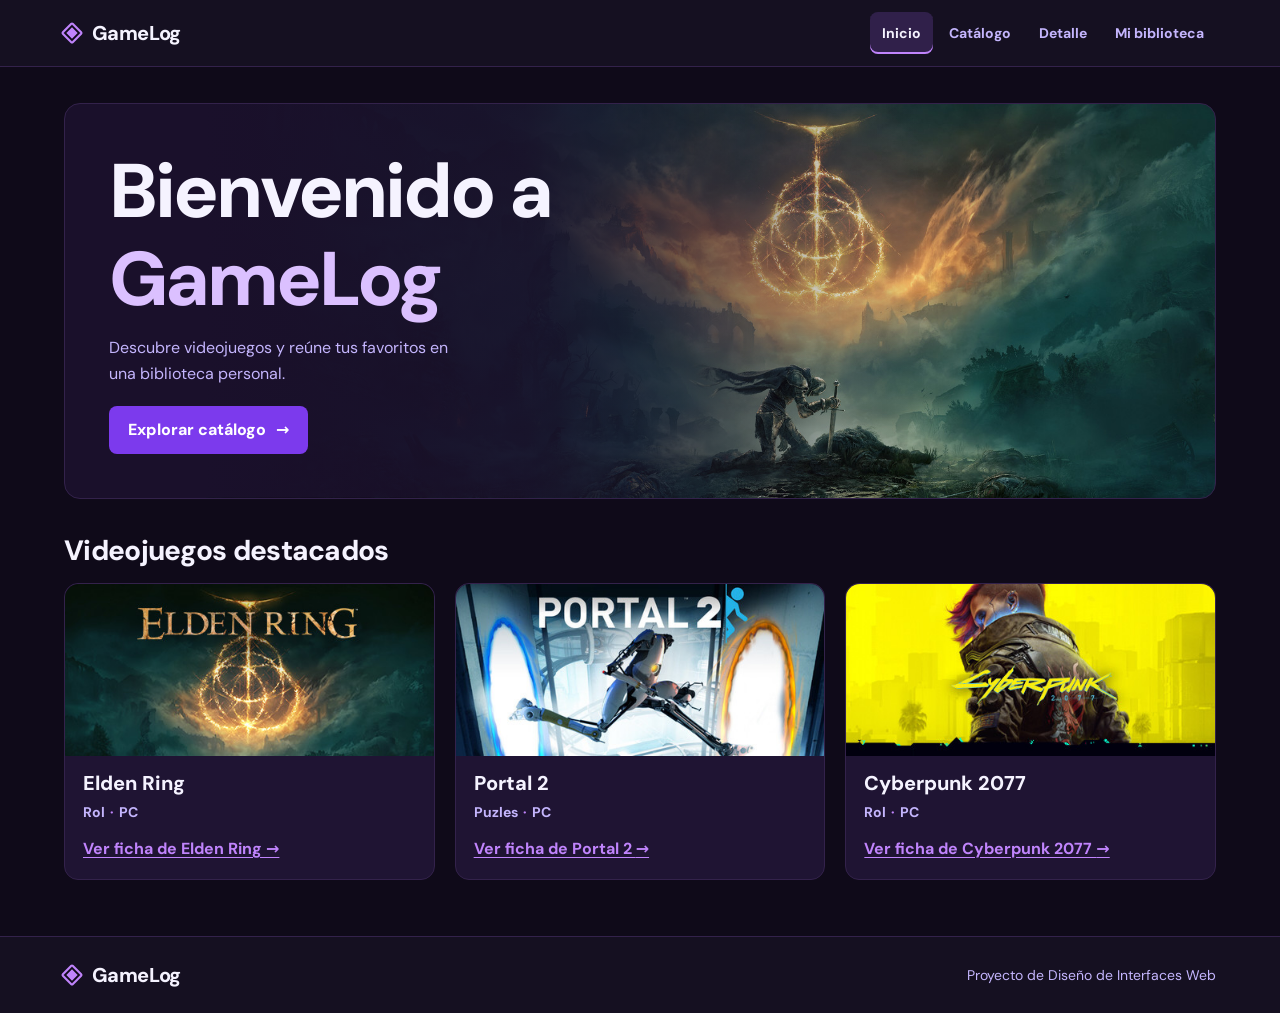
<file: GameLog_Interfaces_LiuzhiHe/ProyectoEval1/target/gamelog/index.html>
<!DOCTYPE html>
<html lang="es">
<head>
    <meta charset="UTF-8">
    <meta name="viewport" content="width=device-width, initial-scale=1.0">
    <meta name="description" content="Descubre videojuegos y organiza tu biblioteca personal con GameLog.">
    <title>Inicio | GameLog</title>
    <link rel="icon" href="assets/img/favicon.svg?v=2" type="image/svg+xml">
    <link rel="stylesheet" href="assets/css/estilos.css">
</head>
<body>
    <a class="skip-link" href="#contenido">Saltar al contenido</a>
    <header class="site-header">
        <div class="container header-inner">
            <a class="brand" href="index.html">GameLog</a>
            <nav aria-label="Navegación principal">
                <ul class="nav-list">
                    <li><a href="index.html" aria-current="page">Inicio</a></li>
                    <li><a href="catalogo.html">Catálogo</a></li>
                    <li><a href="detalle.html">Detalle</a></li>
                    <li><a href="gestion.html">Mi biblioteca</a></li>
                </ul>
            </nav>
        </div>
    </header>

    <main id="contenido" class="container page-content" tabindex="-1">
        <section class="hero" aria-labelledby="bienvenida">
            <div class="hero-copy">
                <h1 id="bienvenida">Bienvenido a <span>GameLog</span></h1>
                <p>Descubre videojuegos y reúne tus favoritos en una biblioteca personal.</p>
                <a class="button" href="catalogo.html">Explorar catálogo <span aria-hidden="true">→</span></a>
            </div>
        </section>

        <section class="featured" aria-labelledby="destacados">
            <h2 id="destacados">Videojuegos destacados</h2>
            <div class="game-grid">
                <article class="game-card">
                    <img src="assets/img/elden-ring.jpg" alt="" width="460" height="215">
                    <div class="game-card-body">
                        <h3>Elden Ring</h3>
                        <p class="game-meta">Rol <span aria-hidden="true">·</span> PC</p>
                        <a class="text-link" href="detalle.html?juego=elden-ring">Ver ficha de Elden Ring <span aria-hidden="true">→</span></a>
                    </div>
                </article>
                <article class="game-card">
                    <img src="assets/img/portal-2.jpg" alt="" width="460" height="215">
                    <div class="game-card-body">
                        <h3>Portal 2</h3>
                        <p class="game-meta">Puzles <span aria-hidden="true">·</span> PC</p>
                        <a class="text-link" href="detalle.html?juego=portal-2">Ver ficha de Portal 2 <span aria-hidden="true">→</span></a>
                    </div>
                </article>
                <article class="game-card">
                    <img src="assets/img/cyberpunk-2077.jpg" alt="" width="460" height="215">
                    <div class="game-card-body">
                        <h3>Cyberpunk 2077</h3>
                        <p class="game-meta">Rol <span aria-hidden="true">·</span> PC</p>
                        <a class="text-link" href="detalle.html?juego=cyberpunk-2077">Ver ficha de Cyberpunk 2077 <span aria-hidden="true">→</span></a>
                    </div>
                </article>
            </div>
        </section>
    </main>

    <footer class="site-footer">
        <div class="container footer-inner">
            <span class="brand">GameLog</span>
            <p>Proyecto de Diseño de Interfaces Web</p>
        </div>
    </footer>
</body>
</html>
</file>
<file: GameLog_Interfaces_LiuzhiHe/ProyectoEval1/target/gamelog/assets/css/estilos.css>
@font-face {
    font-family: "DM Sans";
    src: url("../fonts/dm-sans.woff2") format("woff2");
    font-style: normal;
    font-weight: 400 800;
    font-display: swap;
}

/* Base, paleta y tipografía compartidas */
:root {
    color-scheme: dark;
    --fondo: #0f0a19;
    --superficie: #1f1433;
    --borde: #33224b;
    --borde-control: #816a9e;
    --texto: #f5f3ff;
    --texto-secundario: #c4b5fd;
    --acento: #c084fc;
    --boton: #7c3aed;
    --boton-hover: #6d28d9;
    --boton-active: #5b21b6;
}

* {
    box-sizing: border-box;
}

body {
    display: flex;
    flex-direction: column;
    min-height: 100vh;
    margin: 0;
    background: var(--fondo);
    color: var(--texto);
    font-family: "DM Sans", system-ui, sans-serif;
    line-height: 1.6;
}

h1,
h2,
h3,
p {
    margin: 0;
}

h1,
h2,
h3 {
    font-weight: 800;
    line-height: 1.15;
}

h1 {
    font-size: clamp(2rem, 5vw, 3.5rem);
    letter-spacing: -0.04em;
}

h2 {
    font-size: clamp(1.35rem, 2.5vw, 1.75rem);
    letter-spacing: -0.025em;
}

img {
    display: block;
    max-width: 100%;
}

a {
    color: var(--acento);
}

:focus-visible {
    outline: 3px solid #e9d5ff;
    outline-offset: 4px;
}

.container {
    width: calc(100% - 2rem);
    max-width: 72rem;
    margin-inline: auto;
}

.page-content {
    flex: 1;
    padding-block: 1.75rem 3.5rem;
}

/* Cabecera, menú y pie con Flexbox */
.site-header,
.site-footer {
    background: #151021;
}

.site-header {
    border-bottom: 1px solid var(--borde);
}

.site-footer {
    border-top: 1px solid var(--borde);
}

.header-inner,
.footer-inner {
    display: flex;
    align-items: center;
    justify-content: space-between;
    flex-wrap: wrap;
    gap: 0.5rem 1.25rem;
    padding-block: 0.75rem;
}

.footer-inner {
    padding-block: 1.25rem;
    color: var(--texto-secundario);
    font-size: 0.875rem;
}

.brand {
    display: inline-flex;
    align-items: center;
    gap: 0.75rem;
    padding-block: 0.125rem;
    color: var(--texto);
    font-size: 1.25rem;
    font-weight: 800;
    letter-spacing: -0.03em;
    text-decoration: none;
}

.brand::before {
    width: 0.75rem;
    height: 0.75rem;
    border: 2px solid var(--acento);
    border-radius: 2px;
    box-shadow: inset 0 0 0 2px var(--fondo), inset 0 0 0 6px var(--acento);
    content: "";
    transform: rotate(45deg);
}

.nav-list {
    display: flex;
    flex-wrap: wrap;
    gap: 0.25rem;
    margin: 0;
    padding: 0;
    list-style: none;
}

.nav-list a {
    display: block;
    padding: 0.625rem 0.5rem;
    border-radius: 0.5rem;
    color: var(--texto-secundario);
    font-size: 0.875rem;
    font-weight: 700;
    text-decoration: none;
}

.nav-list a[aria-current="page"] {
    background: #30204a;
    color: var(--texto);
    box-shadow: inset 0 -2px 0 var(--acento);
}

.nav-list a:hover {
    background: var(--superficie);
    color: var(--texto);
}

.nav-list a:active {
    background: #44315f;
}

.skip-link {
    position: absolute;
    top: 1rem;
    left: 1rem;
    z-index: 1;
    padding: 0.5rem 1rem;
    border-radius: 0.375rem;
    background: var(--texto);
    color: var(--fondo);
    transform: translateY(-200%);
}

.skip-link:focus {
    transform: translateY(0);
}

/* Enlaces de acción y botones */
.button {
    display: inline-flex;
    align-items: center;
    justify-content: center;
    gap: 0.625rem;
    min-height: 2.875rem;
    padding: 0.625rem 1.125rem;
    border: 1px solid transparent;
    border-radius: 0.5rem;
    background: var(--boton);
    color: #fff;
    font: inherit;
    font-weight: 800;
    text-decoration: none;
    cursor: pointer;
}

.button:hover {
    background: var(--boton-hover);
}

.button:active {
    background: var(--boton-active);
}

.button:disabled {
    border-color: var(--borde-control);
    background: #33254b;
    color: var(--texto-secundario);
    cursor: default;
}

.text-link {
    color: var(--acento);
    font-weight: 700;
    text-decoration-thickness: 1px;
    text-underline-offset: 0.2em;
}

.text-link:hover {
    color: var(--texto);
}

.text-link:active {
    color: var(--texto-secundario);
}

/* Inicio y catálogo */
.hero {
    display: flex;
    align-items: end;
    min-height: 25rem;
    padding: 10rem 1.25rem 1.5rem;
    border: 1px solid var(--borde);
    border-radius: 1rem;
    background: linear-gradient(0deg, #1a102b 42%, transparent 92%),
        url("../img/portada.jpg") center top / auto 17rem no-repeat,
        #1a102b;
}

.hero-copy {
    max-width: 29rem;
}

.hero h1 {
    font-size: clamp(2.625rem, 6.2vw, 4.75rem);
}

.hero h1 span {
    display: block;
    color: #dbc0ff;
}

.hero p {
    max-width: 32ch;
    margin-block: 0.75rem 1.25rem;
    color: var(--texto-secundario);
}

.featured {
    margin-top: 2.25rem;
}

.featured h2 {
    margin-bottom: 1rem;
}

.page-heading {
    margin-bottom: 1.5rem;
    padding-bottom: 1.25rem;
    border-bottom: 1px solid var(--borde);
}

.page-heading p {
    margin-top: 0.5rem;
    color: var(--texto-secundario);
}

.game-grid,
.game-detail,
.library-grid {
    display: grid;
    grid-template-columns: minmax(0, 1fr);
    gap: 1rem;
}

.game-card,
.panel {
    border: 1px solid var(--borde);
    border-radius: 0.875rem;
    background: var(--superficie);
}

.game-card {
    display: flex;
    flex-direction: column;
}

.game-card img {
    width: 100%;
    height: auto;
    aspect-ratio: 460 / 215;
    border-radius: 0.875rem 0.875rem 0 0;
    background: var(--fondo);
    object-fit: cover;
}

.game-card-body {
    display: flex;
    flex: 1;
    flex-direction: column;
    padding: 1rem 1.125rem 1.125rem;
}

.game-card h2,
.game-card h3 {
    font-size: 1.25rem;
}

.game-card p {
    margin-top: 0.375rem;
    color: var(--texto-secundario);
}

.game-meta {
    font-size: 0.875rem;
    font-weight: 700;
}

.game-meta span {
    margin-inline: 0.125rem;
    color: var(--acento);
}

.game-card p:last-of-type {
    margin-bottom: 0.75rem;
}

.game-card .text-link {
    align-self: flex-start;
    margin-top: auto;
}

/* Ficha del videojuego */
.back-link {
    display: inline-block;
    margin-bottom: 1.25rem;
}

.detail-cover {
    width: auto;
    height: auto;
    border: 1px solid var(--borde);
    border-radius: 0.875rem;
}

.detail-body {
    max-width: 38rem;
}

.detail-facts {
    margin-block: 1.25rem 1.5rem;
}

.detail-facts div {
    display: grid;
    grid-template-columns: minmax(0, 3fr) minmax(0, 2fr);
    gap: 1rem;
    padding-block: 0.75rem;
    border-bottom: 1px solid var(--borde);
}

.detail-facts dt {
    color: var(--texto-secundario);
}

.detail-facts dd {
    margin: 0;
    font-weight: 800;
}

.detail-description p {
    margin-top: 0.75rem;
}

.detail-body .button {
    margin-top: 1.5rem;
}

/* Mi biblioteca. El desbordamiento se limita a la tabla. */
.library-grid {
    align-items: start;
    gap: 1.5rem;
}

/* Centrar el formulario */
.library-grid > .panel:first-child {
    width: 100%;
    max-width: 760px;
    margin-inline: auto;
}

.panel {
    min-width: 0;
    padding: clamp(1rem, 3vw, 1.5rem);
}

.field-help,
.table-hint,
.status {
    color: var(--texto-secundario);
    font-size: 0.875rem;
}

.field-help {
    margin-block: 0.5rem 1rem;
}

.form-field {
    display: grid;
    gap: 0.375rem;
    margin-bottom: 1rem;
}

.form-field label {
    font-weight: 700;
}

.form-field input,
.form-field select,
.form-field textarea {
    width: 100%;
    min-width: 0;
    min-height: 2.875rem;
    padding: 0.625rem 0.75rem;
    border: 1px solid var(--borde-control);
    border-radius: 0.5rem;
    background: var(--fondo);
    color: var(--texto);
    font: inherit;
}

.form-field input::placeholder,
.form-field textarea::placeholder {
    color: var(--texto-secundario);
}

.form-field textarea {
    resize: vertical;
    min-height: 7.5rem;
    line-height: 1.5;
}

/* Distribuir los campos del formulario en escritorio */
@media (min-width: 768px) {
    #form-videojuego {
        display: grid;
        grid-template-columns: repeat(2, minmax(0, 1fr));
        gap: 1rem;
    }

    #form-videojuego .form-field:nth-child(5),
    #form-videojuego .button,
    #estado-formulario {
        grid-column: 1 / -1;
    }
}

form .button {
    width: 100%;
}

.table-scroll {
    width: 100%;
    max-width: 100%;
    margin-top: 0.75rem;
    overflow-x: auto;
}

table {
    width: 100%;
    min-width: 26rem;
    border-collapse: collapse;
    text-align: left;
}

caption {
    padding-bottom: 0.625rem;
    color: var(--texto-secundario);
    font-size: 0.875rem;
    text-align: left;
}

th,
td {
    padding: 0.75rem;
    border-bottom: 1px solid var(--borde);
    overflow-wrap: anywhere;
}

th {
    background: #30204a;
    font-size: 0.875rem;
}

tbody tr:nth-child(even) {
    background: #25183b;
}

.status {
    margin-top: 0.75rem;
}

.table-hint {
    display: none;
    margin-top: 0.5rem;
}

@media (max-width: 30rem) {
    .table-hint {
        display: block;
    }
}

/* Tableta */
@media (min-width: 38rem) {
    .container {
        width: calc(100% - 3rem);
    }

    .nav-list a {
        padding-inline: 0.75rem;
    }

    .hero {
        align-items: center;
        min-height: 21rem;
        padding: 2rem;
        background: linear-gradient(90deg, #1a102b 12%, rgba(26, 16, 43, 0.85) 40%, transparent 75%),
            url("../img/portada.jpg") calc(50% + 7rem) center / cover no-repeat,
            #1a102b;
    }

    .game-grid {
        grid-template-columns: repeat(2, minmax(0, 1fr));
    }

    .game-detail {
        grid-template-columns: minmax(0, 2fr) minmax(0, 3fr);
        gap: 2rem;
        align-items: start;
    }
}

/* Escritorio */
@media (min-width: 60rem) {
    .page-content {
        padding-top: 2.25rem;
    }

    .hero {
        min-height: 23rem;
        padding: 2.75rem;
        background-position: center, calc(50% + 11rem) center, center;
    }

    .game-grid {
        grid-template-columns: repeat(3, minmax(0, 1fr));
        gap: 1.25rem;
    }
}

/* Portada genérica de registros nuevos, sin imagen asociada */
.game-card-placeholder,
.detail-cover-placeholder {
    display: grid;
    place-items: center;
    background: linear-gradient(135deg, #241638, #57318a);
    color: var(--texto);
}

.game-card-placeholder {
    width: 100%;
    aspect-ratio: 460 / 215;
    border-radius: 0.875rem 0.875rem 0 0;
    font-size: 3rem;
}

.detail-cover-placeholder {
    min-height: 16rem;
    border: 1px solid var(--borde);
    border-radius: 0.875rem;
    font-size: 5rem;
}


.button-eliminar {
    padding: 0.6rem 1rem;
    background-color: transparent;
    color: #f87171;
    border: 1px solid #f87171;
    border-radius: 8px;
    cursor: pointer;
    font: inherit;
    font-weight: 600;
}

.button-eliminar:hover {
    background-color: #7f1d1d;
    color: white;
}

.button-eliminar:focus-visible {
    outline: 3px solid #f87171;
    outline-offset: 3px;
}

.button-eliminar:disabled {
    opacity: 0.5;
    cursor: not-allowed;
}


/* Dar espacio suficiente a las columnas */
.table-scroll table {
    width: 100%;
    min-width: 1050px;
    table-layout: auto;
}

/* Evitar que los títulos y números se partan */
.table-scroll th,
.table-scroll td {
    word-break: normal;
    overflow-wrap: normal;
    vertical-align: middle;
}

.table-scroll th:nth-child(-n+4),
.table-scroll td:nth-child(-n+4),
.table-scroll th:last-child,
.table-scroll td:last-child {
    white-space: nowrap;
}

/* Permitir varias líneas solo en la descripción */
.table-scroll th:nth-child(5),
.table-scroll td:nth-child(5) {
    min-width: 280px;
    white-space: normal;
    overflow-wrap: break-word;
}
</file>
